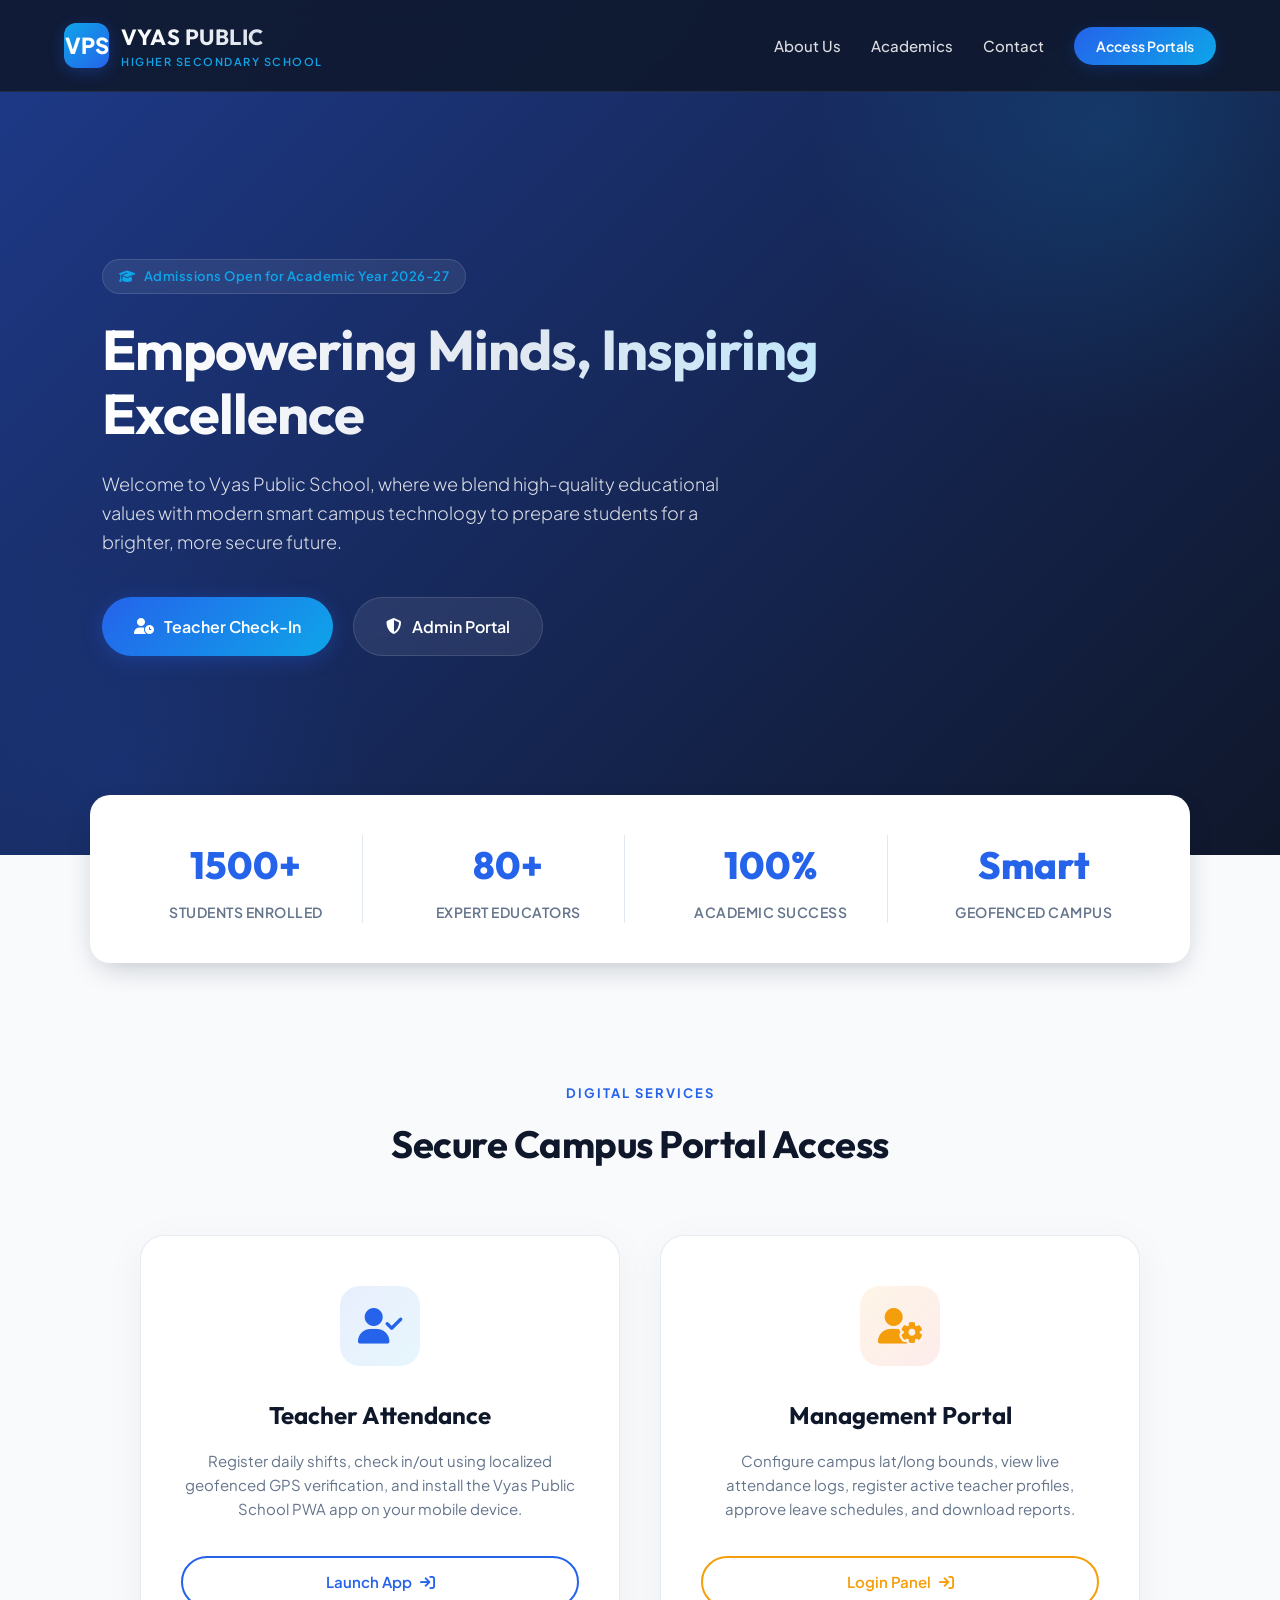
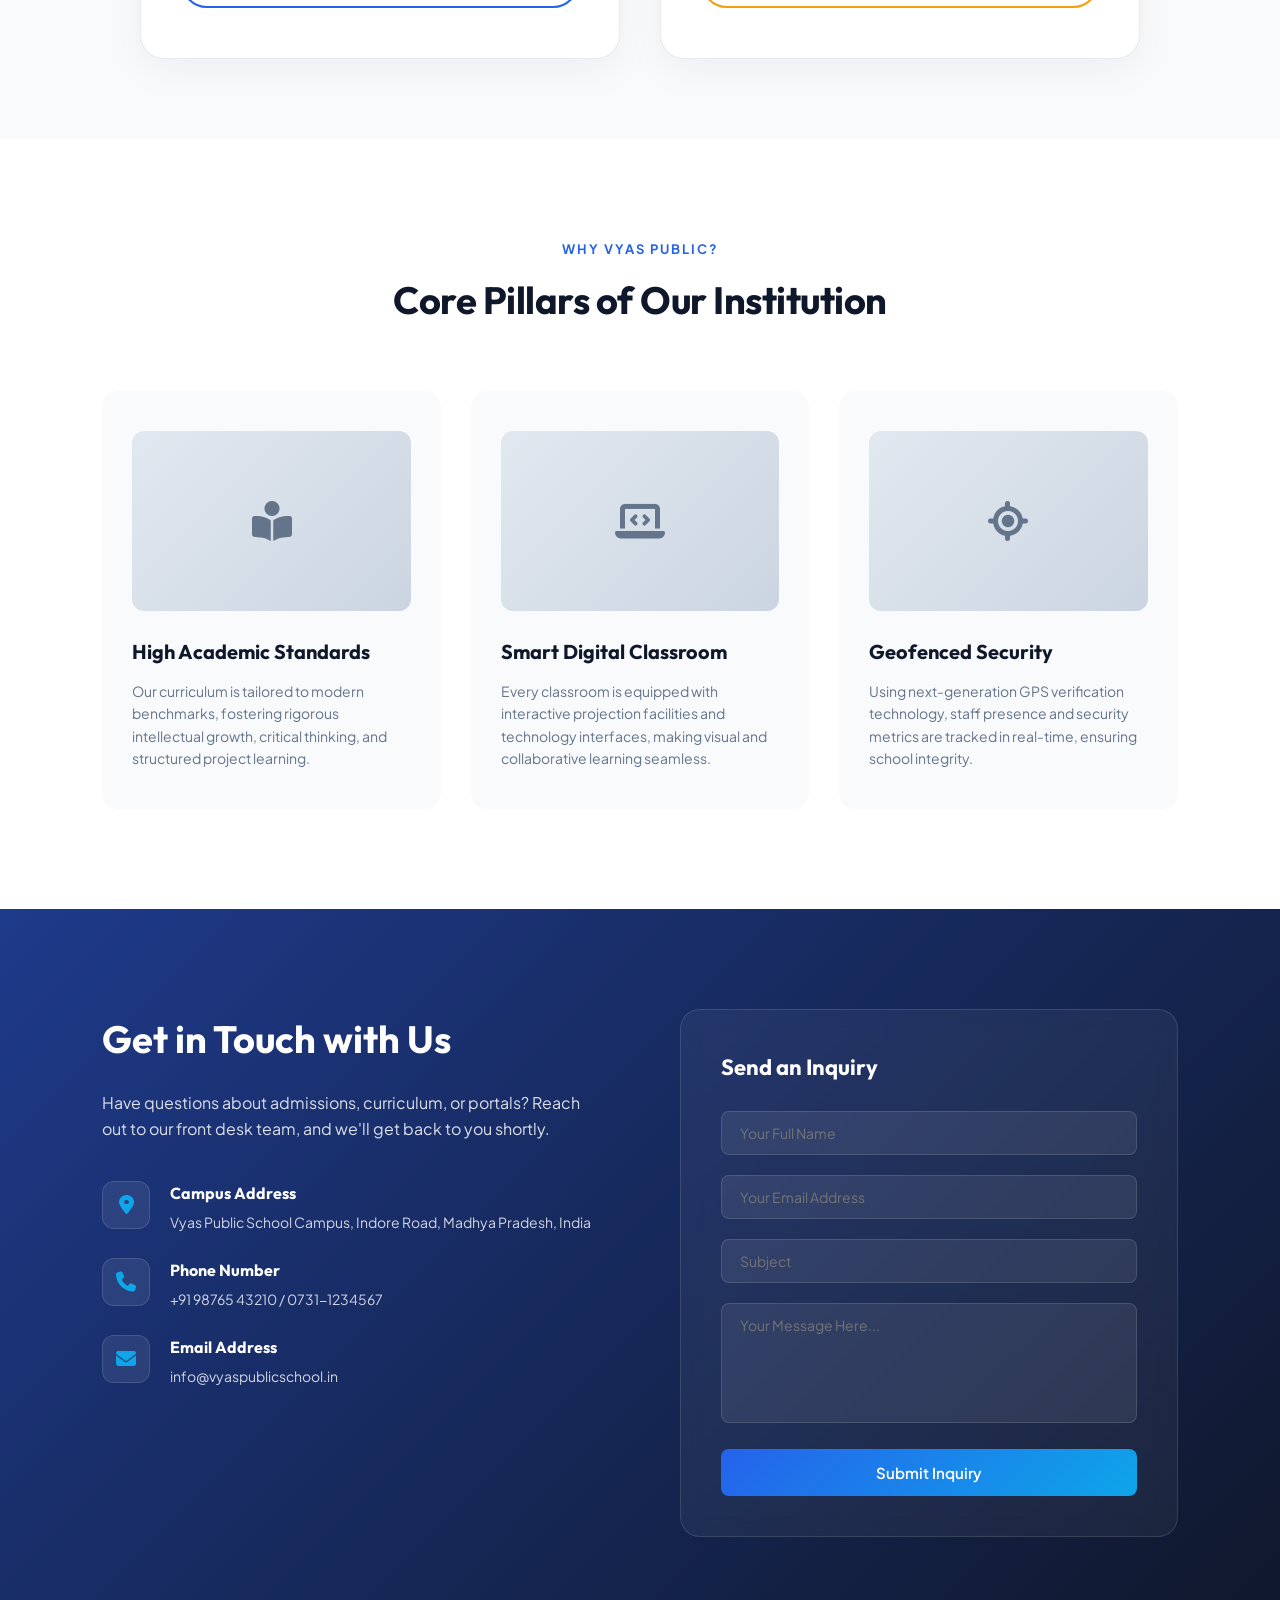
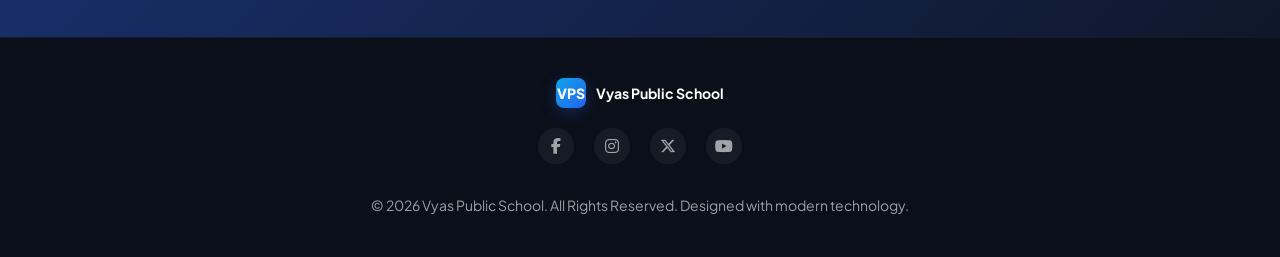
<file: school_website/index.html>
<!DOCTYPE html>
<html lang="en">
<head>
    <meta charset="UTF-8">
    <meta name="viewport" content="width=device-width, initial-scale=1.0">
    <title>Vyas Public School | Excellence in Education</title>
    <!-- Google Fonts & FontAwesome -->
    <link rel="preconnect" href="https://fonts.googleapis.com">
    <link rel="preconnect" href="https://fonts.gstatic.com" crossorigin>
    <link href="https://fonts.googleapis.com/css2?family=Outfit:wght@300;400;500;600;700;800&family=Plus+Jakarta+Sans:wght@300;400;500;600;700;800&display=swap" rel="stylesheet">
    <link rel="stylesheet" href="https://cdnjs.cloudflare.com/ajax/libs/font-awesome/6.4.0/css/all.min.css">
    
    <style>
        :root {
            --primary: #2563eb;
            --primary-dark: #1d4ed8;
            --secondary: #0ea5e9;
            --accent: #f59e0b;
            --dark: #0f172a;
            --light: #f8fafc;
            --gray: #64748b;
            --white: #ffffff;
            --gradient: linear-gradient(135deg, #1e3a8a 0%, #0f172a 100%);
            --glass-bg: rgba(255, 255, 255, 0.08);
            --glass-border: rgba(255, 255, 255, 0.12);
            --shadow: 0 10px 30px -10px rgba(15, 23, 42, 0.3);
            --transition: all 0.3s cubic-bezier(0.4, 0, 0.2, 1);
        }

        * {
            box-sizing: border-box;
            margin: 0;
            padding: 0;
        }

        html {
            scroll-behavior: smooth;
        }

        body {
            font-family: 'Plus Jakarta Sans', sans-serif;
            background-color: var(--light);
            color: var(--dark);
            line-height: 1.6;
            overflow-x: hidden;
        }

        h1, h2, h3, h4, h5, h6 {
            font-family: 'Outfit', sans-serif;
            font-weight: 700;
        }

        a {
            text-decoration: none;
            color: inherit;
            transition: var(--transition);
        }

        /* --- NAVIGATION --- */
        nav {
            position: fixed;
            top: 0;
            left: 0;
            width: 100%;
            padding: 20px 5%;
            display: flex;
            justify-content: space-between;
            align-items: center;
            z-index: 1000;
            background: rgba(15, 23, 42, 0.85);
            backdrop-filter: blur(12px);
            border-bottom: 1px solid rgba(255, 255, 255, 0.08);
            color: var(--white);
        }

        .logo-container {
            display: flex;
            align-items: center;
            gap: 12px;
        }

        .logo-icon {
            width: 45px;
            height: 45px;
            background: linear-gradient(135deg, var(--secondary) 0%, var(--primary) 100%);
            border-radius: 12px;
            display: flex;
            align-items: center;
            justify-content: center;
            font-size: 22px;
            font-weight: 800;
            color: var(--white);
            box-shadow: 0 4px 15px rgba(37, 99, 235, 0.3);
        }

        .logo-text h2 {
            font-size: 22px;
            letter-spacing: 0.5px;
            background: linear-gradient(to right, var(--white), #cbd5e1);
            -webkit-background-clip: text;
            -webkit-text-fill-color: transparent;
        }

        .logo-text p {
            font-size: 11px;
            color: var(--secondary);
            font-weight: 600;
            text-transform: uppercase;
            letter-spacing: 1.5px;
            margin-top: -2px;
        }

        .nav-links {
            display: flex;
            list-style: none;
            gap: 30px;
            align-items: center;
        }

        .nav-links a {
            font-size: 15px;
            font-weight: 500;
            opacity: 0.85;
        }

        .nav-links a:hover {
            opacity: 1;
            color: var(--secondary);
        }

        .btn-nav-portal {
            background: linear-gradient(135deg, var(--primary) 0%, var(--secondary) 100%);
            padding: 10px 22px;
            border-radius: 30px;
            font-weight: 600 !important;
            font-size: 14px !important;
            opacity: 1 !important;
            box-shadow: 0 4px 15px rgba(37, 99, 235, 0.2);
        }

        .btn-nav-portal:hover {
            transform: translateY(-2px);
            box-shadow: 0 6px 20px rgba(37, 99, 235, 0.35);
        }

        /* --- HERO SECTION --- */
        .hero {
            min-height: 95vh;
            background: var(--gradient);
            position: relative;
            display: flex;
            align-items: center;
            padding: 120px 8% 60px 8%;
            color: var(--white);
            overflow: hidden;
        }

        .hero::before {
            content: '';
            position: absolute;
            top: -20%;
            right: -10%;
            width: 600px;
            height: 600px;
            background: radial-gradient(circle, rgba(14, 165, 233, 0.15) 0%, rgba(37, 99, 235, 0) 70%);
            border-radius: 50%;
            z-index: 1;
        }

        .hero::after {
            content: '';
            position: absolute;
            bottom: -20%;
            left: -10%;
            width: 500px;
            height: 500px;
            background: radial-gradient(circle, rgba(37, 99, 235, 0.1) 0%, rgba(14, 165, 233, 0) 70%);
            border-radius: 50%;
            z-index: 1;
        }

        .hero-content {
            position: relative;
            z-index: 10;
            max-width: 800px;
        }

        .badge {
            display: inline-flex;
            align-items: center;
            gap: 8px;
            background: var(--glass-bg);
            border: 1px solid var(--glass-border);
            padding: 6px 16px;
            border-radius: 30px;
            font-size: 13px;
            font-weight: 600;
            letter-spacing: 0.5px;
            color: var(--secondary);
            margin-bottom: 24px;
            backdrop-filter: blur(10px);
        }

        .hero-content h1 {
            font-size: 56px;
            line-height: 1.15;
            letter-spacing: -1px;
            margin-bottom: 24px;
            background: linear-gradient(to right, #ffffff, #e2e8f0, #bae6fd);
            -webkit-background-clip: text;
            -webkit-text-fill-color: transparent;
        }

        .hero-content p.subtitle {
            font-size: 18px;
            opacity: 0.85;
            margin-bottom: 40px;
            max-width: 650px;
            font-weight: 300;
        }

        .cta-container {
            display: flex;
            gap: 20px;
            flex-wrap: wrap;
        }

        .btn-primary {
            background: linear-gradient(135deg, var(--primary) 0%, var(--secondary) 100%);
            color: var(--white);
            font-weight: 600;
            padding: 16px 32px;
            border-radius: 50px;
            box-shadow: 0 4px 20px rgba(37, 99, 235, 0.3);
            display: inline-flex;
            align-items: center;
            gap: 10px;
        }

        .btn-primary:hover {
            transform: translateY(-3px);
            box-shadow: 0 8px 25px rgba(37, 99, 235, 0.5);
        }

        .btn-secondary {
            background: var(--glass-bg);
            color: var(--white);
            font-weight: 600;
            padding: 16px 32px;
            border-radius: 50px;
            border: 1px solid var(--glass-border);
            backdrop-filter: blur(10px);
            display: inline-flex;
            align-items: center;
            gap: 10px;
        }

        .btn-secondary:hover {
            background: rgba(255, 255, 255, 0.15);
            border-color: rgba(255, 255, 255, 0.3);
            transform: translateY(-3px);
        }

        /* --- QUICK STATS --- */
        .stats-bar {
            background: var(--white);
            margin-top: -60px;
            position: relative;
            z-index: 20;
            border-radius: 20px;
            box-shadow: var(--shadow);
            padding: 40px;
            display: grid;
            grid-template-columns: repeat(4, 1fr);
            gap: 30px;
            max-width: 1100px;
            margin-left: auto;
            margin-right: auto;
        }

        .stat-item {
            text-align: center;
            border-right: 1px solid #e2e8f0;
        }

        .stat-item:last-child {
            border-right: none;
        }

        .stat-number {
            font-size: 38px;
            font-weight: 800;
            color: var(--primary);
            font-family: 'Outfit', sans-serif;
            margin-bottom: 5px;
        }

        .stat-label {
            font-size: 14px;
            font-weight: 600;
            color: var(--gray);
            text-transform: uppercase;
            letter-spacing: 0.5px;
        }

        /* --- PORTAL CHANNELS --- */
        .portals {
            padding: 120px 8% 80px 8%;
            text-align: center;
            background-color: var(--light);
        }

        .section-header {
            margin-bottom: 60px;
        }

        .section-header p.pre-title {
            color: var(--primary);
            font-weight: 700;
            text-transform: uppercase;
            letter-spacing: 2px;
            font-size: 13px;
            margin-bottom: 10px;
        }

        .section-header h2 {
            font-size: 38px;
            color: var(--dark);
            letter-spacing: -0.5px;
        }

        .portal-grid {
            display: grid;
            grid-template-columns: repeat(2, 1fr);
            gap: 40px;
            max-width: 1000px;
            margin: 0 auto;
        }

        .portal-card {
            background: var(--white);
            border-radius: 24px;
            padding: 50px 40px;
            box-shadow: 0 10px 40px rgba(15, 23, 42, 0.05);
            border: 1px solid rgba(226, 232, 240, 0.8);
            display: flex;
            flex-direction: column;
            align-items: center;
            text-align: center;
            transition: var(--transition);
        }

        .portal-card:hover {
            transform: translateY(-8px);
            box-shadow: 0 20px 50px rgba(15, 23, 42, 0.12);
        }

        .portal-icon {
            width: 80px;
            height: 80px;
            background: linear-gradient(135deg, rgba(37, 99, 235, 0.1) 0%, rgba(14, 165, 233, 0.1) 100%);
            border-radius: 20px;
            display: flex;
            align-items: center;
            justify-content: center;
            font-size: 36px;
            color: var(--primary);
            margin-bottom: 30px;
        }

        .portal-card.admin-card .portal-icon {
            background: linear-gradient(135deg, rgba(245, 158, 11, 0.1) 0%, rgba(239, 68, 68, 0.1) 100%);
            color: var(--accent);
        }

        .portal-card h3 {
            font-size: 24px;
            color: var(--dark);
            margin-bottom: 15px;
        }

        .portal-card p {
            color: var(--gray);
            font-size: 15px;
            margin-bottom: 35px;
            min-height: 70px;
        }

        .btn-card {
            padding: 12px 30px;
            border-radius: 30px;
            font-weight: 600;
            font-size: 15px;
            display: inline-flex;
            align-items: center;
            gap: 8px;
            border: 2px solid var(--primary);
            color: var(--primary);
            width: 100%;
            justify-content: center;
        }

        .portal-card:hover .btn-card {
            background-color: var(--primary);
            color: var(--white);
            box-shadow: 0 4px 15px rgba(37, 99, 235, 0.2);
        }

        .portal-card.admin-card .btn-card {
            border-color: var(--accent);
            color: var(--accent);
        }

        .portal-card.admin-card:hover .btn-card {
            background-color: var(--accent);
            color: var(--white);
            box-shadow: 0 4px 15px rgba(245, 158, 11, 0.2);
        }

        /* --- FEATURES SECTION --- */
        .features {
            padding: 100px 8%;
            background-color: var(--white);
        }

        .features-grid {
            display: grid;
            grid-template-columns: repeat(3, 1fr);
            gap: 30px;
            max-width: 1200px;
            margin: 0 auto;
        }

        .feature-card {
            padding: 40px 30px;
            background: var(--light);
            border-radius: 16px;
            transition: var(--transition);
        }

        .feature-card:hover {
            transform: translateY(-5px);
            background: var(--white);
            box-shadow: var(--shadow);
        }

        .feature-img-placeholder {
            width: 100%;
            height: 180px;
            background: linear-gradient(135deg, #e2e8f0 0%, #cbd5e1 100%);
            border-radius: 12px;
            margin-bottom: 25px;
            display: flex;
            align-items: center;
            justify-content: center;
            color: var(--gray);
            font-size: 40px;
        }

        .feature-card h4 {
            font-size: 20px;
            color: var(--dark);
            margin-bottom: 12px;
        }

        .feature-card p {
            color: var(--gray);
            font-size: 14px;
        }

        /* --- CONTACT SECTION --- */
        .contact {
            padding: 100px 8%;
            background: var(--gradient);
            color: var(--white);
        }

        .contact-container {
            display: grid;
            grid-template-columns: 1fr 1fr;
            gap: 80px;
            max-width: 1100px;
            margin: 0 auto;
        }

        .contact-info h2 {
            font-size: 38px;
            margin-bottom: 20px;
        }

        .contact-info p.lead {
            font-size: 16px;
            opacity: 0.85;
            margin-bottom: 40px;
        }

        .contact-details {
            display: flex;
            flex-direction: column;
            gap: 25px;
        }

        .contact-row {
            display: flex;
            gap: 20px;
            align-items: flex-start;
        }

        .contact-row-icon {
            width: 48px;
            height: 48px;
            background: var(--glass-bg);
            border: 1px solid var(--glass-border);
            border-radius: 12px;
            display: flex;
            align-items: center;
            justify-content: center;
            font-size: 20px;
            color: var(--secondary);
        }

        .contact-row-text h5 {
            font-size: 16px;
            margin-bottom: 4px;
        }

        .contact-row-text p {
            font-size: 14px;
            opacity: 0.8;
        }

        .contact-form {
            background: rgba(255, 255, 255, 0.05);
            border: 1px solid var(--glass-border);
            border-radius: 20px;
            padding: 40px;
            backdrop-filter: blur(10px);
        }

        .contact-form h3 {
            font-size: 22px;
            margin-bottom: 25px;
        }

        .form-group {
            margin-bottom: 20px;
        }

        .form-control {
            width: 100%;
            padding: 12px 18px;
            border-radius: 8px;
            background: rgba(255, 255, 255, 0.08);
            border: 1px solid var(--glass-border);
            color: var(--white);
            font-family: inherit;
            font-size: 14px;
            transition: var(--transition);
        }

        .form-control:focus {
            outline: none;
            border-color: var(--secondary);
            background: rgba(255, 255, 255, 0.12);
        }

        textarea.form-control {
            resize: none;
            height: 120px;
        }

        .btn-submit {
            background: linear-gradient(135deg, var(--primary) 0%, var(--secondary) 100%);
            border: none;
            color: var(--white);
            font-family: inherit;
            font-weight: 600;
            padding: 14px 28px;
            border-radius: 8px;
            cursor: pointer;
            width: 100%;
            font-size: 15px;
            transition: var(--transition);
        }

        .btn-submit:hover {
            transform: translateY(-2px);
            box-shadow: 0 4px 15px rgba(37, 99, 235, 0.4);
        }

        /* --- FOOTER --- */
        footer {
            background-color: #0b0f19;
            color: rgba(255, 255, 255, 0.6);
            padding: 40px 8%;
            text-align: center;
            border-top: 1px solid rgba(255, 255, 255, 0.05);
            font-size: 14px;
        }

        .footer-logo {
            margin-bottom: 20px;
            display: inline-flex;
            align-items: center;
            gap: 10px;
            color: var(--white);
        }

        .footer-socials {
            display: flex;
            justify-content: center;
            gap: 20px;
            margin-bottom: 30px;
        }

        .social-link {
            width: 36px;
            height: 36px;
            border-radius: 50%;
            background: rgba(255, 255, 255, 0.05);
            display: flex;
            align-items: center;
            justify-content: center;
            color: rgba(255, 255, 255, 0.6);
            font-size: 16px;
        }

        .social-link:hover {
            background: var(--primary);
            color: var(--white);
            transform: translateY(-3px);
        }

        /* --- RESPONSIVENESS --- */
        @media (max-width: 968px) {
            nav {
                padding: 15px 5%;
            }
            .nav-links {
                display: none; /* simple mobile bypass for landing page */
            }
            .hero-content h1 {
                font-size: 42px;
            }
            .stats-bar {
                grid-template-columns: repeat(2, 1fr);
                margin-top: -40px;
                gap: 20px;
            }
            .portal-grid {
                grid-template-columns: 1fr;
                gap: 30px;
            }
            .features-grid {
                grid-template-columns: 1fr;
                gap: 25px;
            }
            .contact-container {
                grid-template-columns: 1fr;
                gap: 50px;
            }
        }

        @media (max-width: 576px) {
            .hero-content h1 {
                font-size: 34px;
            }
            .hero-content p.subtitle {
                font-size: 16px;
            }
            .stats-bar {
                grid-template-columns: 1fr;
                padding: 20px;
            }
            .stat-item {
                border-right: none;
                border-bottom: 1px solid #e2e8f0;
                padding-bottom: 15px;
            }
            .stat-item:last-child {
                border-bottom: none;
                padding-bottom: 0;
            }
            .contact-form {
                padding: 25px;
            }
        }
    </style>
</head>
<body>

    <!-- --- NAVIGATION --- -->
    <nav>
        <div class="logo-container">
            <div class="logo-icon">VPS</div>
            <div class="logo-text">
                <h2>VYAS PUBLIC</h2>
                <p>Higher Secondary School</p>
            </div>
        </div>
        <ul class="nav-links">
            <li><a href="#about">About Us</a></li>
            <li><a href="#features">Academics</a></li>
            <li><a href="#contact">Contact</a></li>
            <li><a href="https://attendance.vyaspublicschool.in" class="btn-nav-portal">Access Portals</a></li>
        </ul>
    </nav>

    <!-- --- HERO SECTION --- -->
    <header class="hero">
        <div class="hero-content">
            <div class="badge">
                <i class="fa-solid fa-graduation-cap"></i> Admissions Open for Academic Year 2026-27
            </div>
            <h1>Empowering Minds, Inspiring Excellence</h1>
            <p class="subtitle">Welcome to Vyas Public School, where we blend high-quality educational values with modern smart campus technology to prepare students for a brighter, more secure future.</p>
            <div class="cta-container">
                <a href="https://attendance.vyaspublicschool.in" class="btn-primary">
                    <i class="fa-solid fa-user-clock"></i> Teacher Check-In
                </a>
                <a href="https://portal.vyaspublicschool.in" class="btn-secondary">
                    <i class="fa-solid fa-shield-halved"></i> Admin Portal
                </a>
            </div>
        </div>
    </header>

    <!-- --- QUICK STATS --- -->
    <section class="stats-bar">
        <div class="stat-item">
            <div class="stat-number">1500+</div>
            <div class="stat-label">Students Enrolled</div>
        </div>
        <div class="stat-item">
            <div class="stat-number">80+</div>
            <div class="stat-label">Expert Educators</div>
        </div>
        <div class="stat-item">
            <div class="stat-number">100%</div>
            <div class="stat-label">Academic Success</div>
        </div>
        <div class="stat-item">
            <div class="stat-number">Smart</div>
            <div class="stat-label">Geofenced Campus</div>
        </div>
    </section>

    <!-- --- PORTAL CHANNELS --- -->
    <section class="portals" id="portals">
        <div class="section-header">
            <p class="pre-title">Digital Services</p>
            <h2>Secure Campus Portal Access</h2>
        </div>
        <div class="portal-grid">
            <!-- Teacher Card -->
            <div class="portal-card">
                <div class="portal-icon">
                    <i class="fa-solid fa-user-check"></i>
                </div>
                <h3>Teacher Attendance</h3>
                <p>Register daily shifts, check in/out using localized geofenced GPS verification, and install the Vyas Public School PWA app on your mobile device.</p>
                <a href="https://attendance.vyaspublicschool.in" class="btn-card">
                    Launch App <i class="fa-solid fa-arrow-right-to-bracket"></i>
                </a>
            </div>
            
            <!-- Admin Card -->
            <div class="portal-card admin-card">
                <div class="portal-icon">
                    <i class="fa-solid fa-user-gear"></i>
                </div>
                <h3>Management Portal</h3>
                <p>Configure campus lat/long bounds, view live attendance logs, register active teacher profiles, approve leave schedules, and download reports.</p>
                <a href="https://portal.vyaspublicschool.in" class="btn-card">
                    Login Panel <i class="fa-solid fa-arrow-right-to-bracket"></i>
                </a>
            </div>
        </div>
    </section>

    <!-- --- FEATURES SECTION --- -->
    <section class="features" id="features">
        <div class="section-header" style="text-align: center;">
            <p class="pre-title">Why Vyas Public?</p>
            <h2>Core Pillars of Our Institution</h2>
        </div>
        <div class="features-grid">
            <div class="feature-card">
                <div class="feature-img-placeholder">
                    <i class="fa-solid fa-book-open-reader"></i>
                </div>
                <h4>High Academic Standards</h4>
                <p>Our curriculum is tailored to modern benchmarks, fostering rigorous intellectual growth, critical thinking, and structured project learning.</p>
            </div>
            
            <div class="feature-card">
                <div class="feature-img-placeholder">
                    <i class="fa-solid fa-laptop-code"></i>
                </div>
                <h4>Smart Digital Classroom</h4>
                <p>Every classroom is equipped with interactive projection facilities and technology interfaces, making visual and collaborative learning seamless.</p>
            </div>
            
            <div class="feature-card">
                <div class="feature-img-placeholder">
                    <i class="fa-solid fa-location-crosshairs"></i>
                </div>
                <h4>Geofenced Security</h4>
                <p>Using next-generation GPS verification technology, staff presence and security metrics are tracked in real-time, ensuring school integrity.</p>
            </div>
        </div>
    </section>

    <!-- --- CONTACT SECTION --- -->
    <section class="contact" id="contact">
        <div class="contact-container">
            <div class="contact-info">
                <h2>Get in Touch with Us</h2>
                <p class="lead">Have questions about admissions, curriculum, or portals? Reach out to our front desk team, and we'll get back to you shortly.</p>
                
                <div class="contact-details">
                    <div class="contact-row">
                        <div class="contact-row-icon">
                            <i class="fa-solid fa-location-dot"></i>
                        </div>
                        <div class="contact-row-text">
                            <h5>Campus Address</h5>
                            <p>Vyas Public School Campus, Indore Road, Madhya Pradesh, India</p>
                        </div>
                    </div>
                    
                    <div class="contact-row">
                        <div class="contact-row-icon">
                            <i class="fa-solid fa-phone"></i>
                        </div>
                        <div class="contact-row-text">
                            <h5>Phone Number</h5>
                            <p>+91 98765 43210 / 0731-1234567</p>
                        </div>
                    </div>
                    
                    <div class="contact-row">
                        <div class="contact-row-icon">
                            <i class="fa-solid fa-envelope"></i>
                        </div>
                        <div class="contact-row-text">
                            <h5>Email Address</h5>
                            <p>info@vyaspublicschool.in</p>
                        </div>
                    </div>
                </div>
            </div>
            
            <div class="contact-form">
                <h3>Send an Inquiry</h3>
                <form onsubmit="event.preventDefault(); alert('Thank you for contacting Vyas Public School! We will get back to you shortly.');">
                    <div class="form-group">
                        <input type="text" class="form-control" placeholder="Your Full Name" required>
                    </div>
                    <div class="form-group">
                        <input type="email" class="form-control" placeholder="Your Email Address" required>
                    </div>
                    <div class="form-group">
                        <input type="text" class="form-control" placeholder="Subject" required>
                    </div>
                    <div class="form-group">
                        <textarea class="form-control" placeholder="Your Message Here..." required></textarea>
                    </div>
                    <button type="submit" class="btn-submit">Submit Inquiry</button>
                </form>
            </div>
        </div>
    </section>

    <!-- --- FOOTER --- -->
    <footer>
        <div class="footer-logo">
            <div class="logo-icon" style="width:30px; height:30px; font-size: 14px; border-radius: 8px;">VPS</div>
            <strong>Vyas Public School</strong>
        </div>
        <div class="footer-socials">
            <a href="#" class="social-link"><i class="fa-brands fa-facebook-f"></i></a>
            <a href="#" class="social-link"><i class="fa-brands fa-instagram"></i></a>
            <a href="#" class="social-link"><i class="fa-brands fa-x-twitter"></i></a>
            <a href="#" class="social-link"><i class="fa-brands fa-youtube"></i></a>
        </div>
        <p>&copy; 2026 Vyas Public School. All Rights Reserved. Designed with modern technology.</p>
    </footer>

</body>
</html>
</file>
